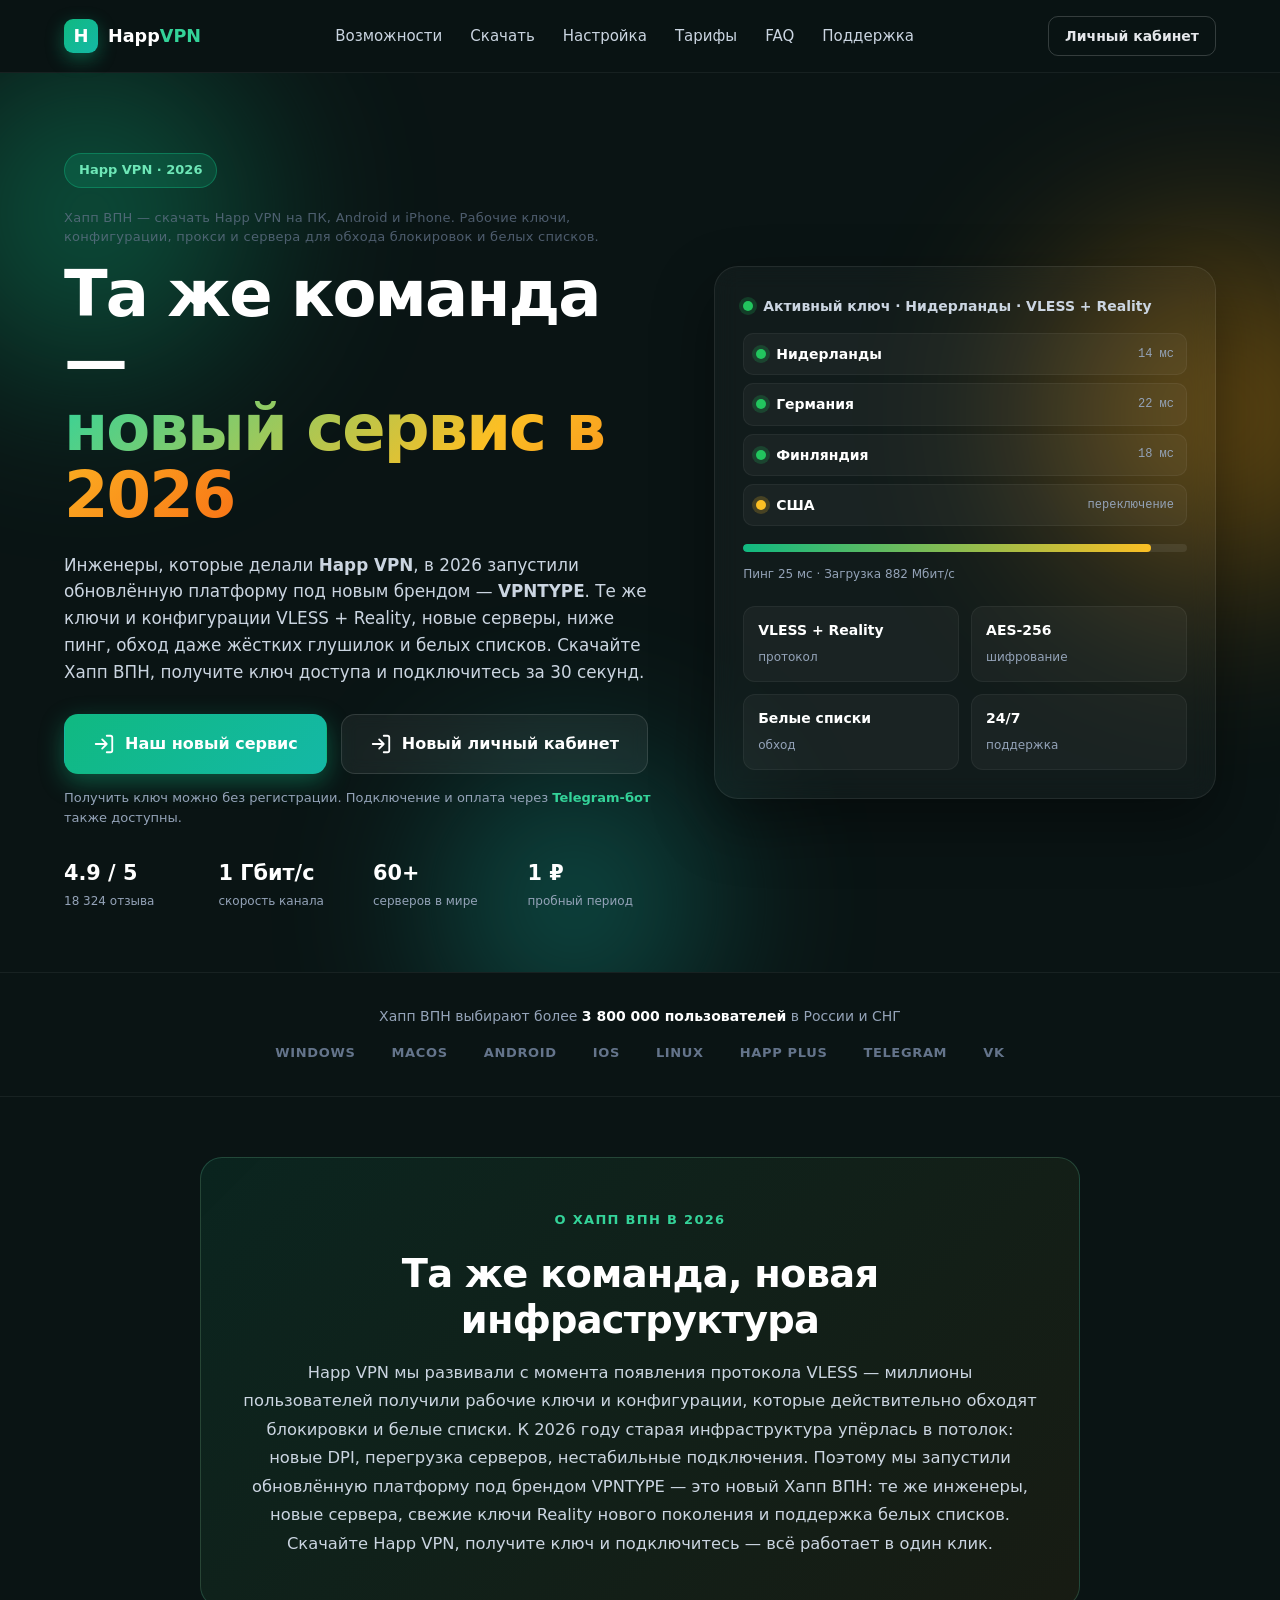
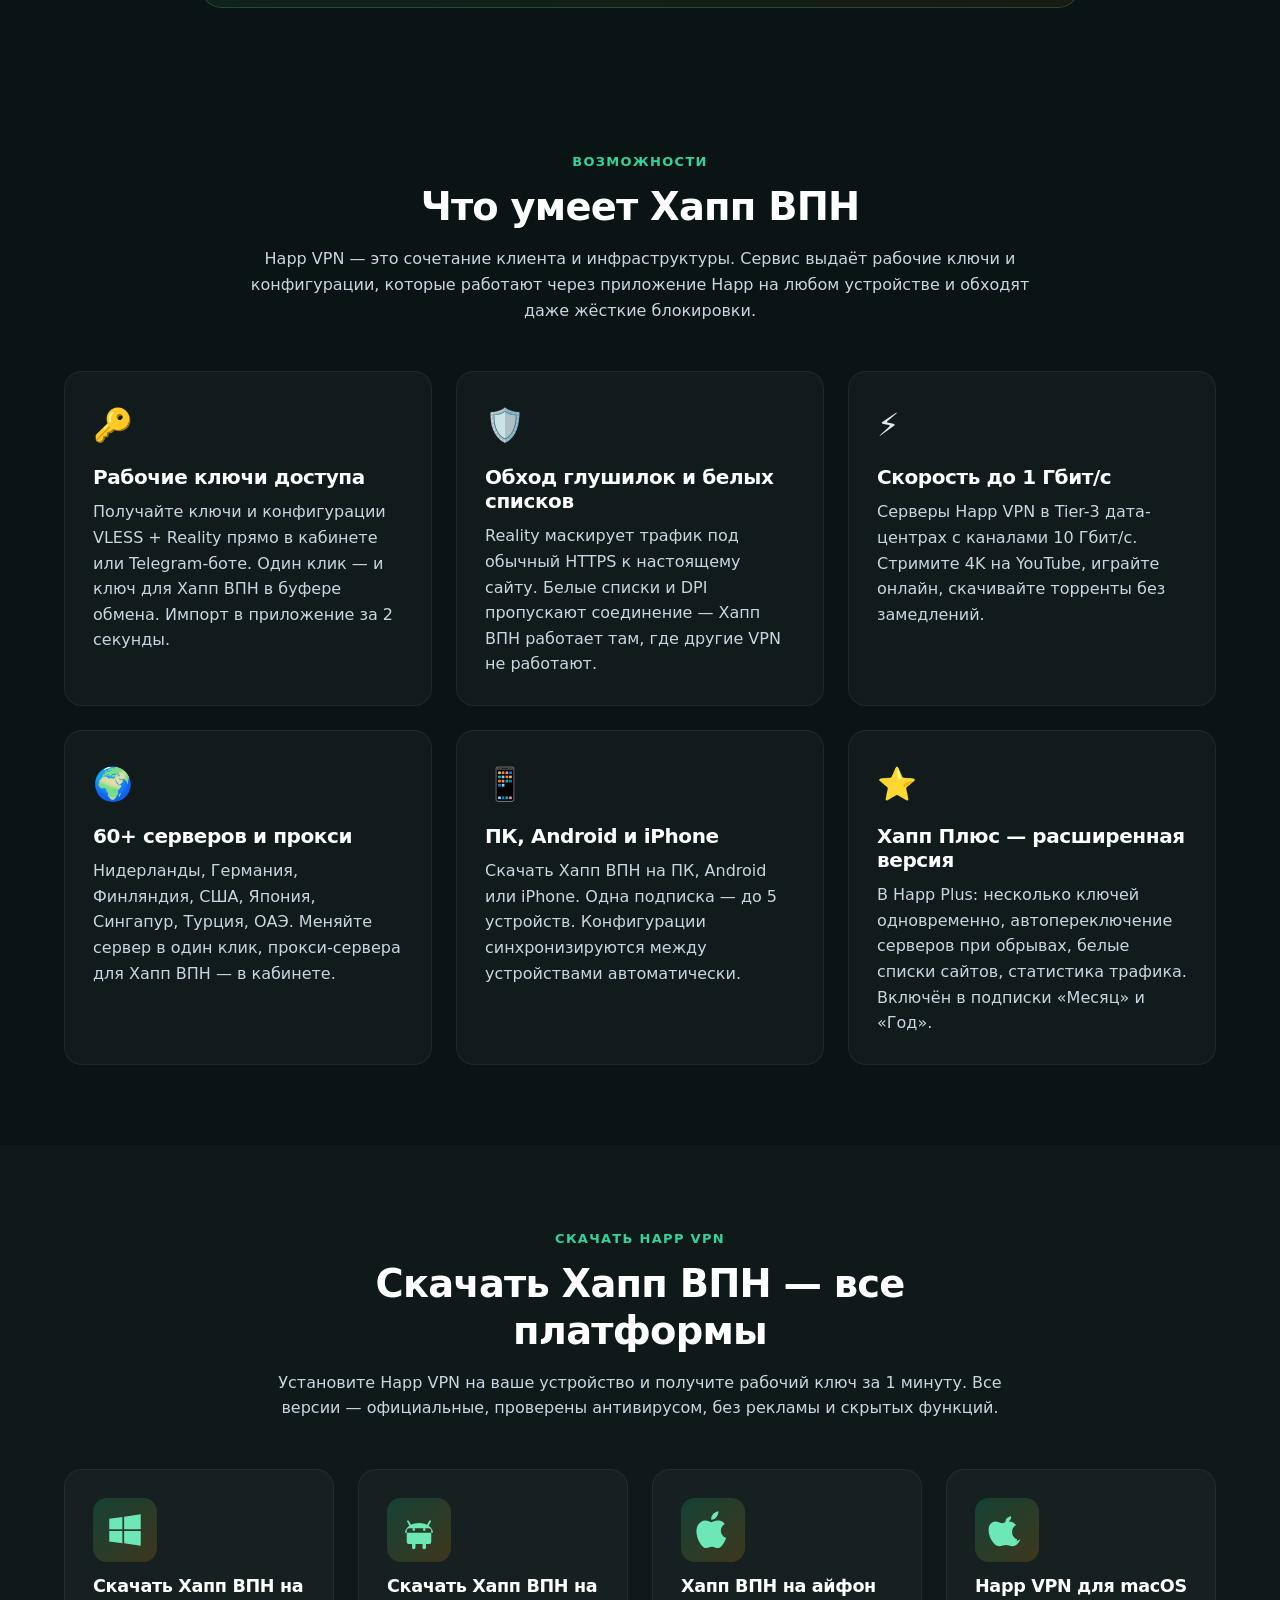
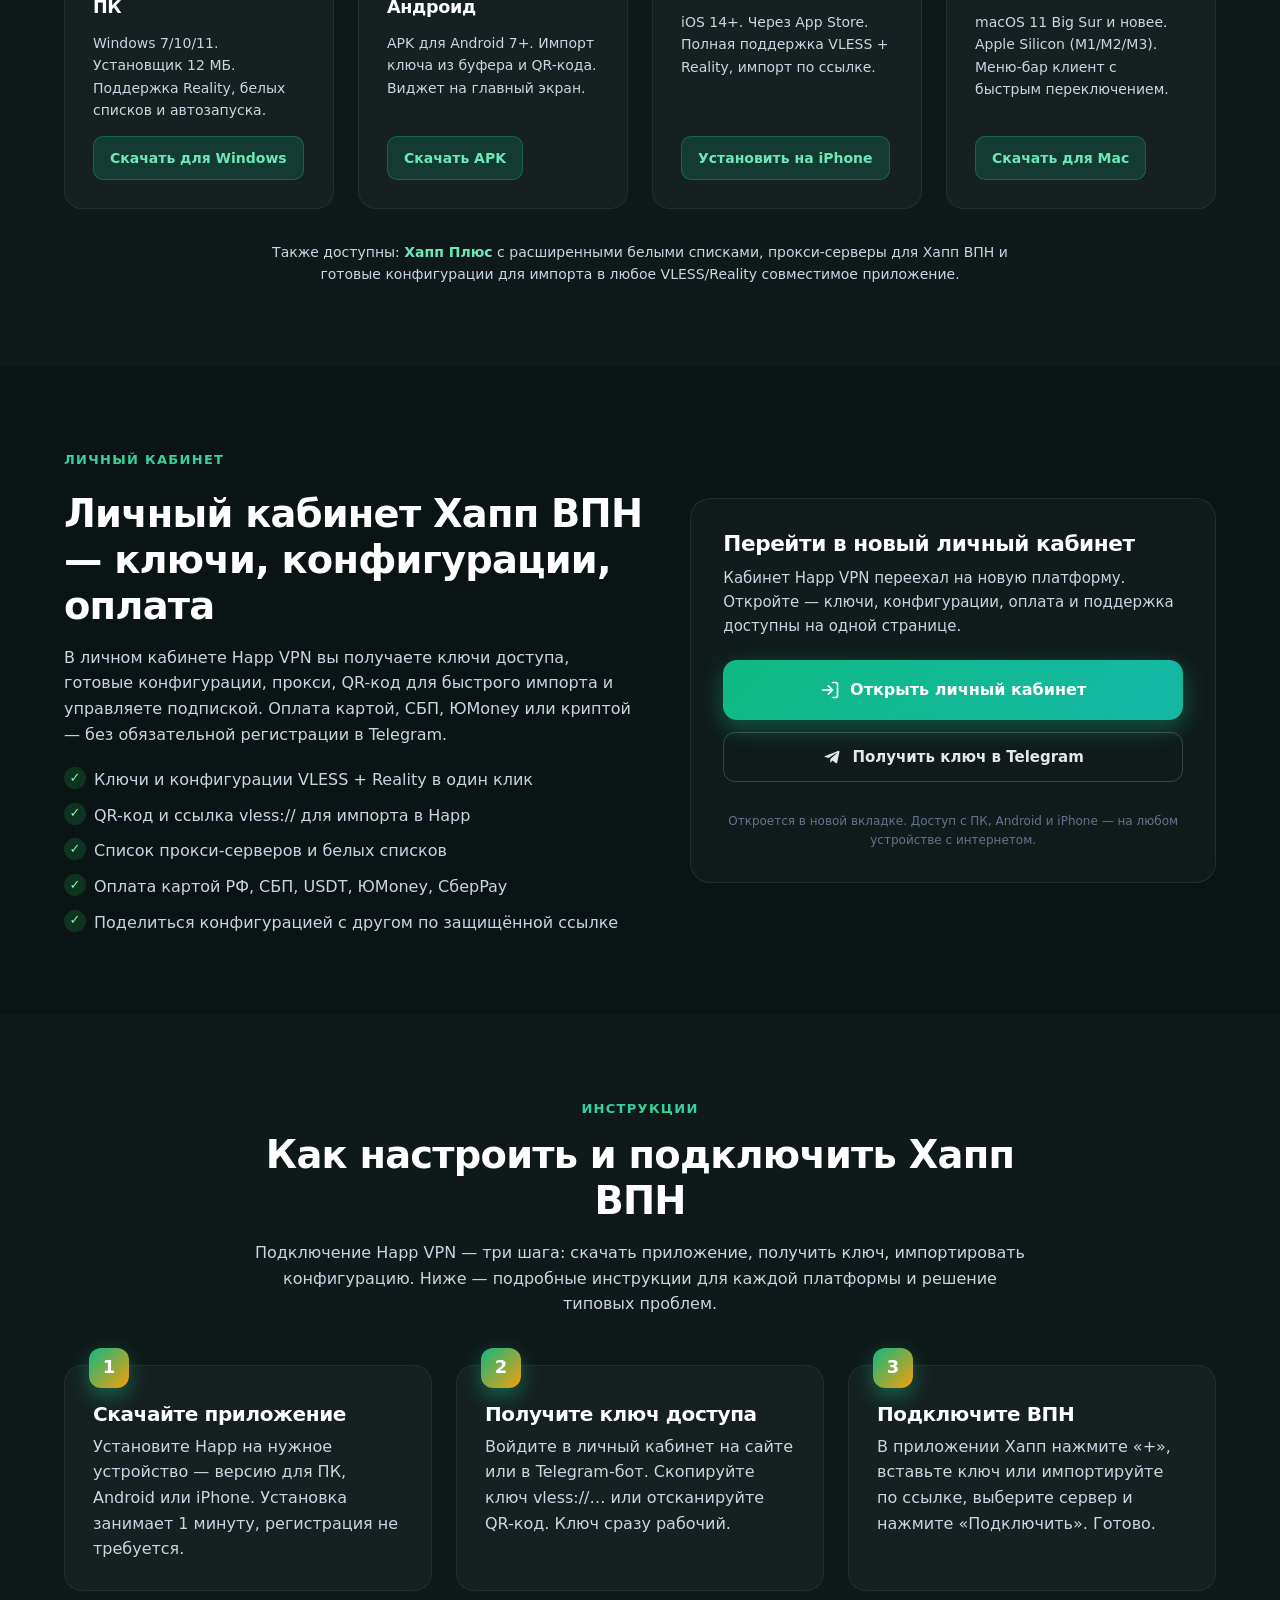
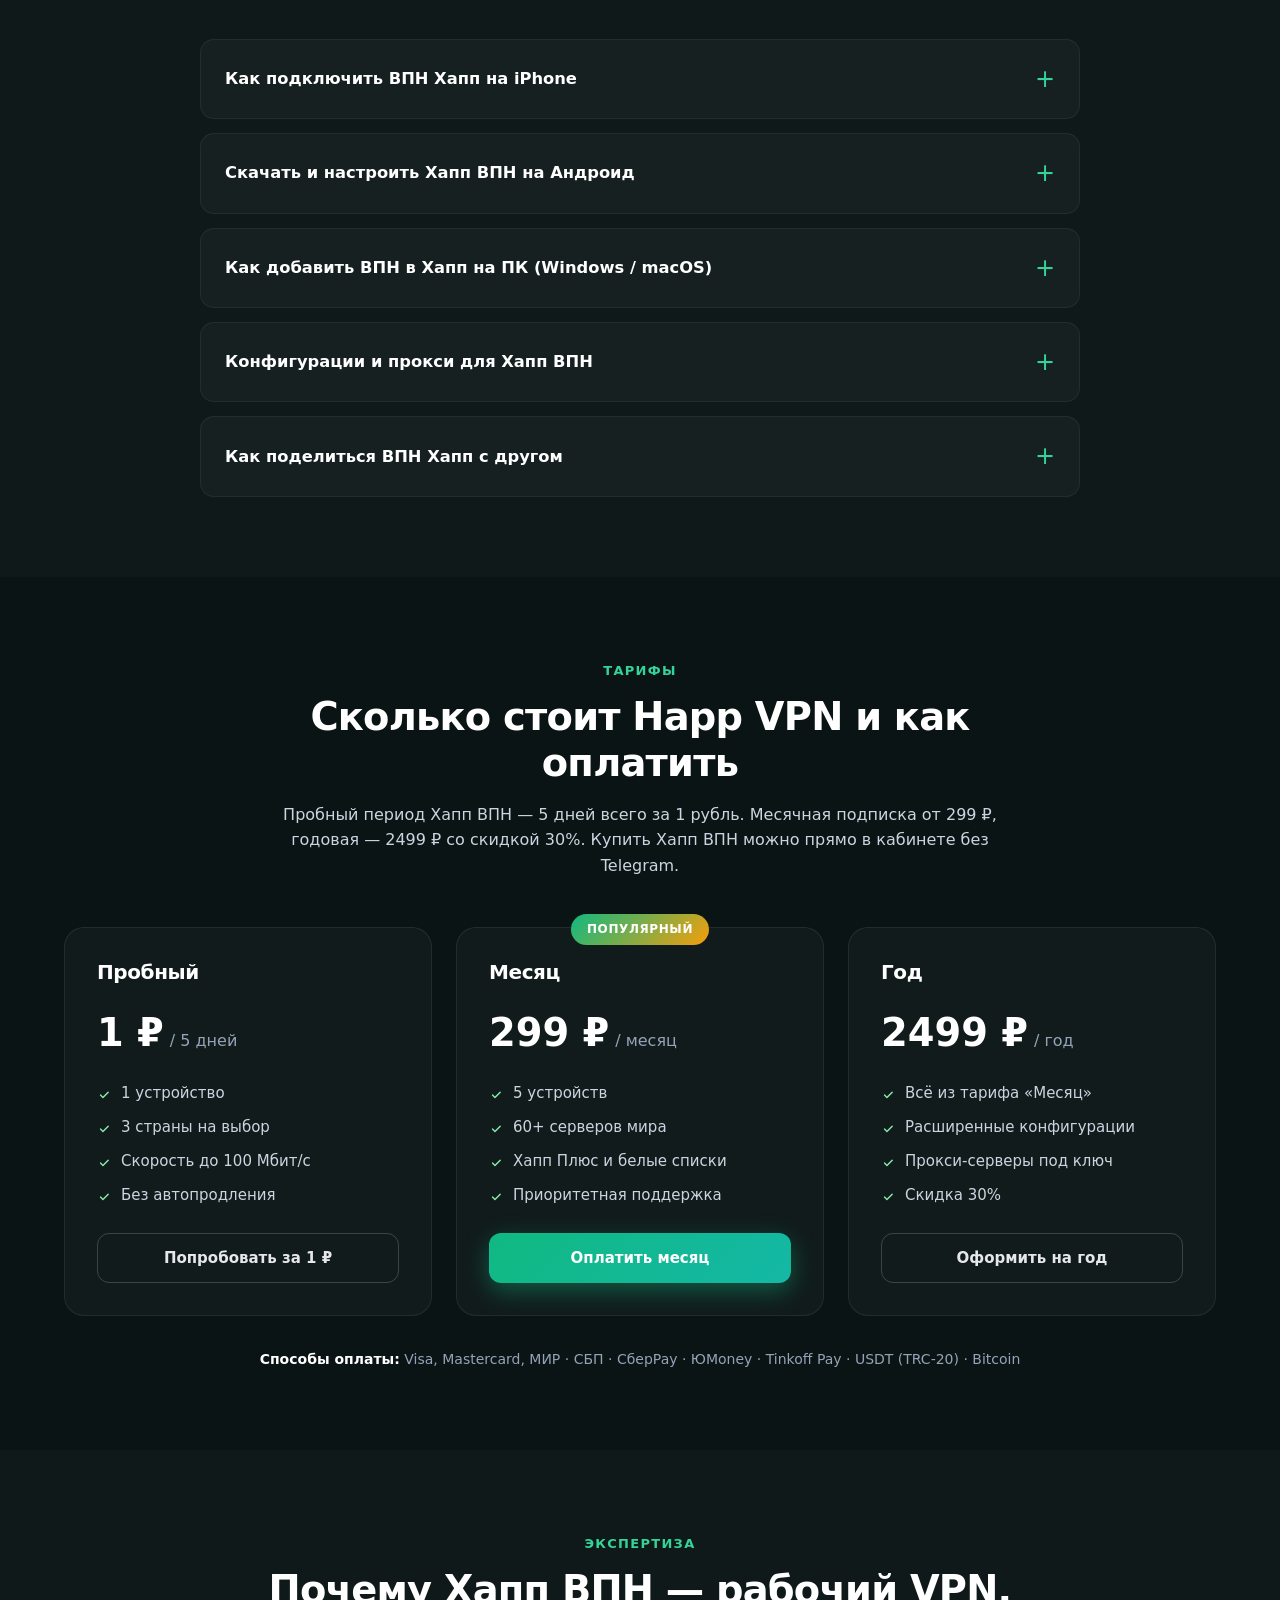
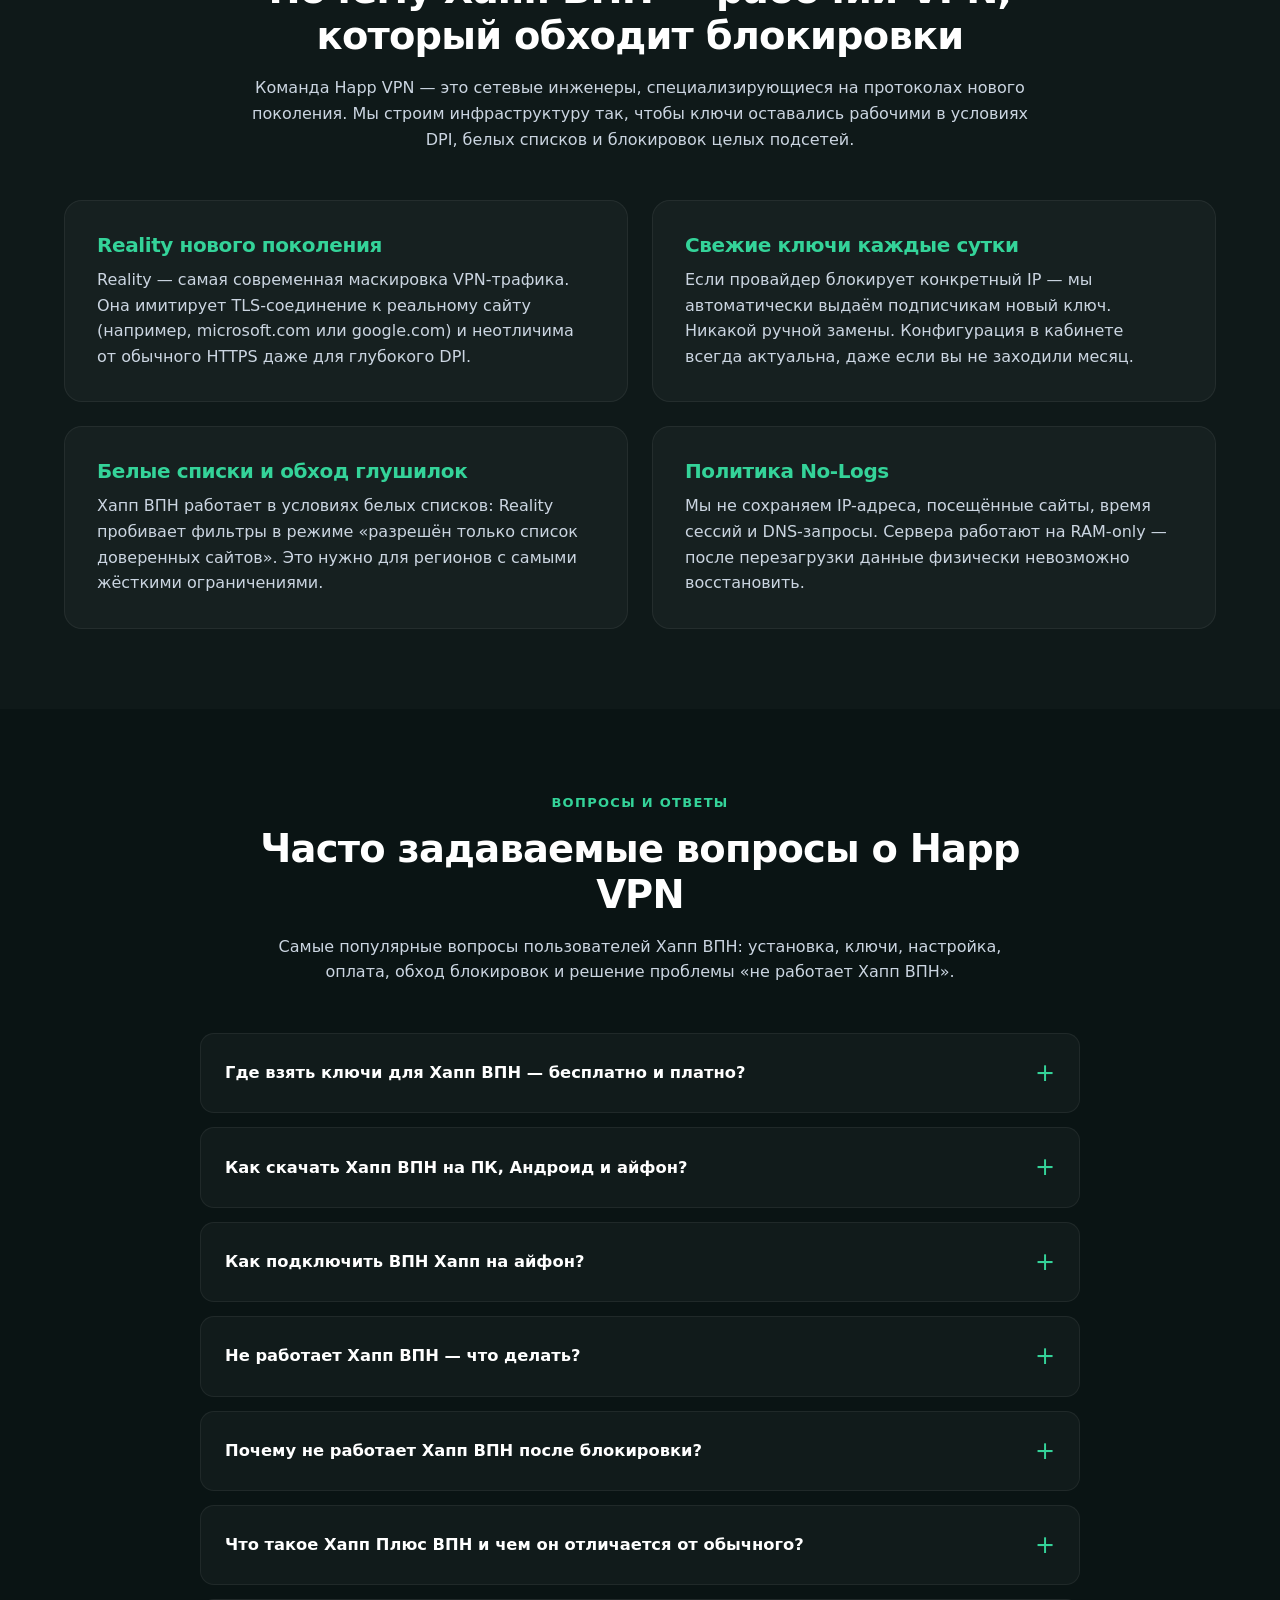
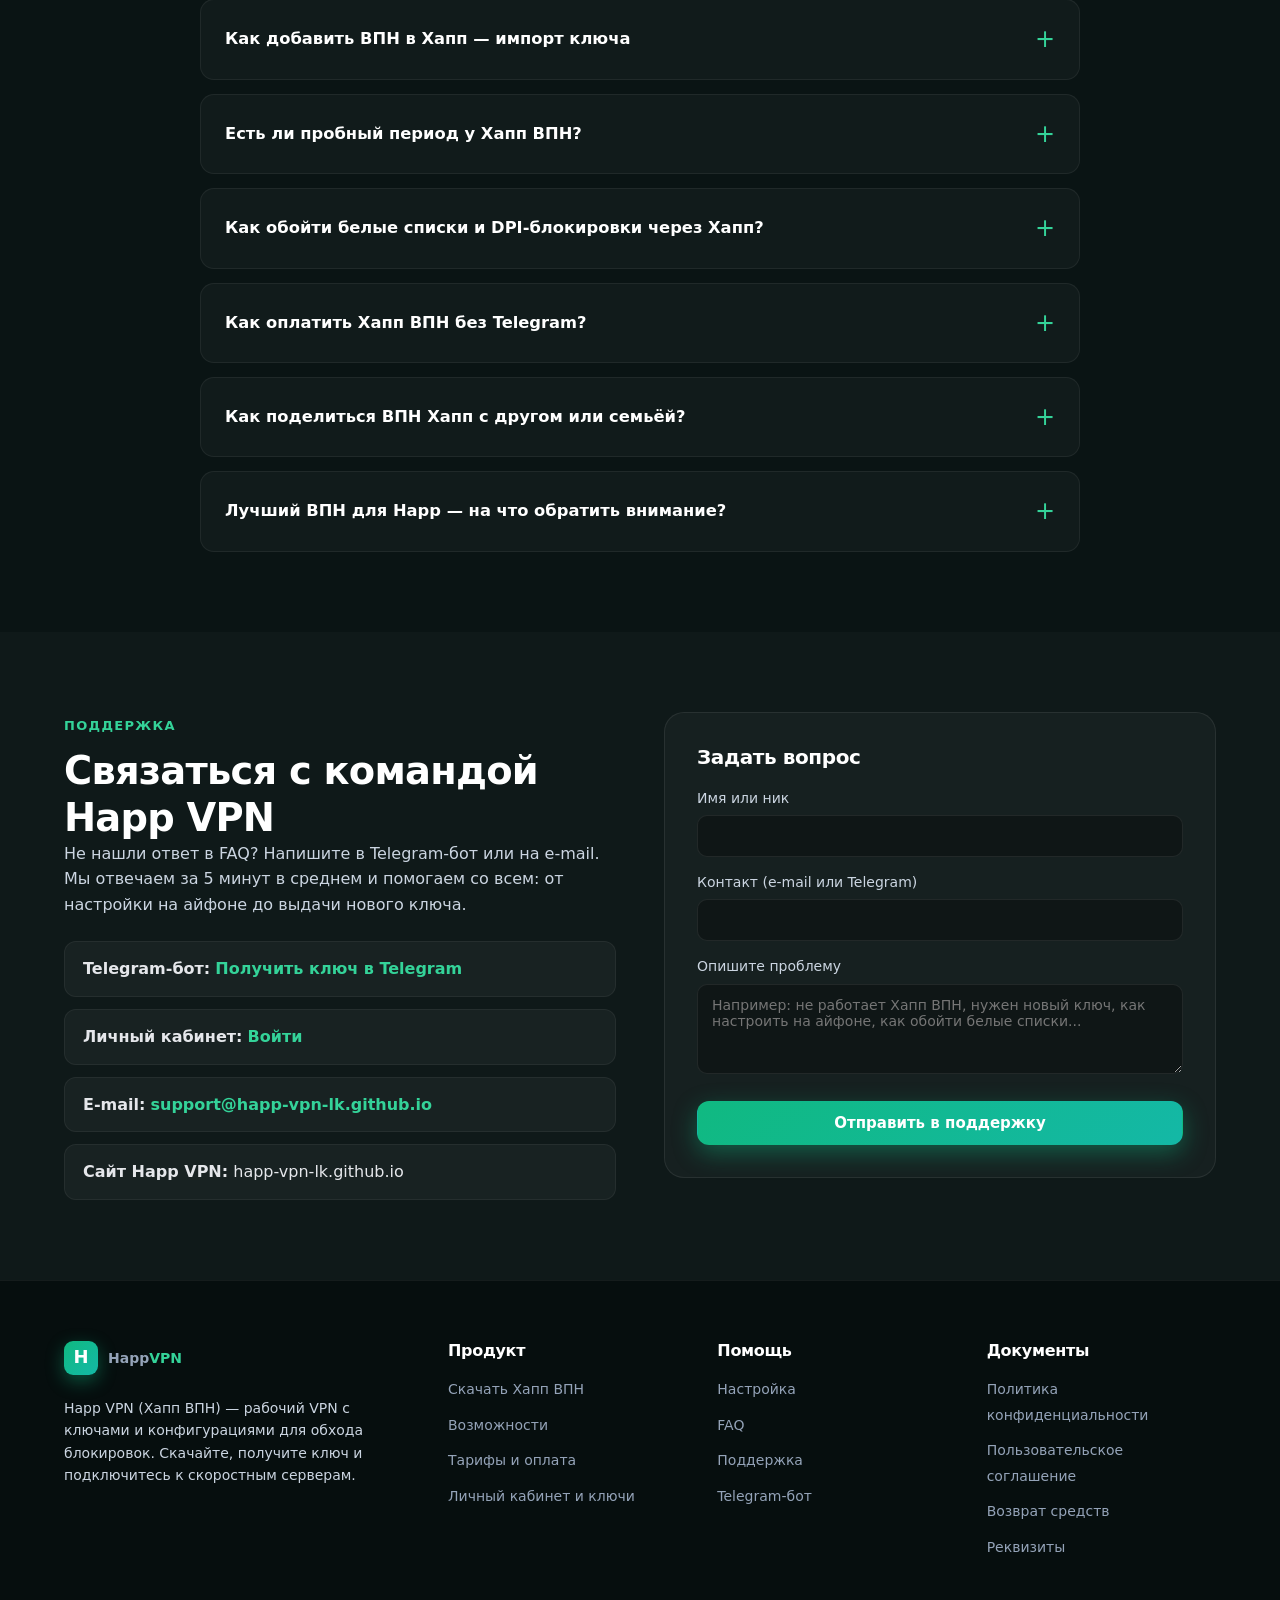
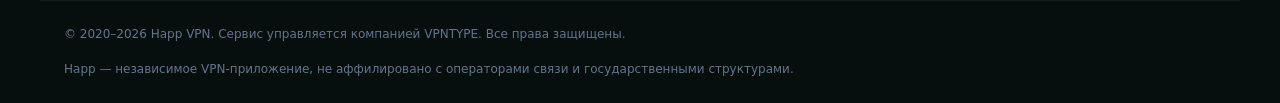
<file: index.html>
<!DOCTYPE html>
<html lang="ru">
<head>
<meta charset="UTF-8">
<meta name="viewport" content="width=device-width, initial-scale=1.0">
<title>Хапп ВПН — обновлённый сервис 2026. Скачать Happ VPN, ключи и конфигурации</title>
<meta name="description" content="Хапп ВПН (Happ VPN) — рабочий VPN с ключами и конфигурациями для обхода блокировок. Скачайте Happ VPN на ПК, Android и iPhone, получите ключи доступа, прокси и сервера. Обновлённая версия 2026.">
<meta name="keywords" content="хапп впн, happ vpn, хапп впн скачать, хапп впн ключи, хапп впн на пк, хапп плюс впн, скачать хапп впн на андроид, впн хапп на айфон, ключи доступа для впн хапп, конфигурации для хапп впн, прокси для хапп впн, сервера для хапп, как настроить впн хапп, не работает хапп впн, обход блокировок хапп, рабочий впн хапп">
<meta name="robots" content="index, follow, max-snippet:-1, max-image-preview:large, max-video-preview:-1">
<meta name="author" content="Happ VPN Team">
<meta name="theme-color" content="#0a1414">
<link rel="canonical" href="https://happ-vpn-lk.github.io/">
<!-- Yandex.Metrika counter -->
<script type="text/javascript">
    (function(m,e,t,r,i,k,a){
        m[i]=m[i]||function(){(m[i].a=m[i].a||[]).push(arguments)};
        m[i].l=1*new Date();
        for (var j = 0; j < document.scripts.length; j++) {if (document.scripts[j].src === r) { return; }}
        k=e.createElement(t),a=e.getElementsByTagName(t)[0],k.async=1,k.src=r,a.parentNode.insertBefore(k,a)
    })(window, document,'script','https://mc.yandex.ru/metrika/tag.js?id=108977655', 'ym');

    ym(108977655, 'init', {ssr:true, webvisor:true, clickmap:true, ecommerce:"dataLayer", referrer: document.referrer, url: location.href, accurateTrackBounce:true, trackLinks:true});
</script>
<noscript><div><img src="https://mc.yandex.ru/watch/108977655" style="position:absolute; left:-9999px;" alt="" /></div></noscript>
<!-- /Yandex.Metrika counter -->
<meta property="og:type" content="website">
<meta property="og:locale" content="ru_RU">
<meta property="og:title" content="Хапп ВПН — скачать Happ VPN бесплатно. Ключи, конфигурации, прокси">
<meta property="og:description" content="Официальный сайт Хапп ВПН. Скачайте Happ VPN на ПК, Android, iPhone. Ключи, конфигурации, обход блокировок и белых списков, рабочие сервера 2026.">
<meta property="og:url" content="https://happ-vpn-lk.github.io/">
<meta property="og:site_name" content="Happ VPN">
<meta property="og:image" content="https://happ-vpn-lk.github.io/og-image.png">

<meta name="twitter:card" content="summary_large_image">
<meta name="twitter:title" content="Хапп ВПН — официальный сайт Happ VPN">
<meta name="twitter:description" content="Скачать Happ VPN бесплатно. Рабочие ключи, конфигурации и прокси для обхода блокировок.">

<link rel="icon" type="image/svg+xml" href="data:image/svg+xml,%3Csvg xmlns='http://www.w3.org/2000/svg' viewBox='0 0 64 64'%3E%3Crect width='64' height='64' rx='14' fill='%2310b981'/%3E%3Ctext x='32' y='44' font-family='Arial Black' font-size='34' fill='white' text-anchor='middle' font-weight='900'%3EH%3C/text%3E%3C/svg%3E">

<link rel="stylesheet" href="styles.css">

<script type="application/ld+json">
{
  "@context": "https://schema.org",
  "@graph": [
    {
      "@type": "Organization",
      "@id": "https://happ-vpn-lk.github.io/#organization",
      "name": "Happ VPN",
      "alternateName": ["Хапп ВПН", "Хапп VPN", "Happ", "Happ Plus"],
      "url": "https://happ-vpn-lk.github.io/",
      "logo": "https://happ-vpn-lk.github.io/logo.png",
      "description": "Happ VPN (Хапп ВПН) — VPN-сервис с ключами и конфигурациями для обхода блокировок. Работает на ПК, Android и iPhone."
    },
    {
      "@type": "WebSite",
      "@id": "https://happ-vpn-lk.github.io/#website",
      "url": "https://happ-vpn-lk.github.io/",
      "name": "Happ VPN — официальный сайт",
      "publisher": {"@id": "https://happ-vpn-lk.github.io/#organization"},
      "inLanguage": "ru-RU"
    },
    {
      "@type": "SoftwareApplication",
      "name": "Happ VPN",
      "operatingSystem": "Windows, macOS, Android, iOS, Linux",
      "applicationCategory": "SecurityApplication",
      "description": "Хапп ВПН — приложение и сервис для безопасного подключения к VLESS/Reality серверам. Поддерживает ключи, конфигурации, прокси и белые списки.",
      "offers": {
        "@type": "Offer",
        "price": "0",
        "priceCurrency": "RUB"
      },
      "aggregateRating": {
        "@type": "AggregateRating",
        "ratingValue": "4.9",
        "reviewCount": "18324",
        "bestRating": "5",
        "worstRating": "1"
      }
    },
    {
      "@type": "FAQPage",
      "mainEntity": [
        {
          "@type": "Question",
          "name": "Где взять ключи для Хапп ВПН?",
          "acceptedAnswer": {
            "@type": "Answer",
            "text": "Ключи и конфигурации для Happ VPN выдаются в личном кабинете после активации тарифа — включая пробный за 1 рубль. Также готовый ключ можно получить в Telegram-боте по ссылке на сайте."
          }
        },
        {
          "@type": "Question",
          "name": "Как настроить Хапп ВПН на iPhone?",
          "acceptedAnswer": {
            "@type": "Answer",
            "text": "Скачайте Happ из App Store. В личном кабинете скопируйте ключ vless://… или отсканируйте QR-код. В приложении нажмите «Добавить конфигурацию» и вставьте ключ. Включите тумблер VPN — готово."
          }
        },
        {
          "@type": "Question",
          "name": "Почему не работает Хапп ВПН?",
          "acceptedAnswer": {
            "@type": "Answer",
            "text": "Если Хапп ВПН не работает, проверьте по очереди: актуальность подписки, свежесть ключа, статус сервера. Чаще всего помогает смена сервера в кабинете и обновление конфигурации. На обновлённой платформе 2026 года сервера переключаются автоматически."
          }
        },
        {
          "@type": "Question",
          "name": "Как добавить VPN в Happ?",
          "acceptedAnswer": {
            "@type": "Answer",
            "text": "В приложении Happ нажмите «+» в правом верхнем углу. Выберите «Импорт из буфера обмена», если ключ vless://... уже скопирован, или «Сканировать QR-код» — конфигурация добавится автоматически."
          }
        },
        {
          "@type": "Question",
          "name": "Что такое Хапп Плюс ВПН?",
          "acceptedAnswer": {
            "@type": "Answer",
            "text": "Happ Plus — расширенная версия с поддержкой нескольких ключей одновременно, автоматическим переключением серверов и белыми списками сайтов. Включена в подписку «Месяц» и «Год» обновлённой платформы 2026."
          }
        },
        {
          "@type": "Question",
          "name": "Как обойти блокировки и белые списки через Хапп ВПН?",
          "acceptedAnswer": {
            "@type": "Answer",
            "text": "Happ VPN использует протокол VLESS + Reality, который маскирует трафик под обычный HTTPS. Белые списки и DPI-фильтры пропускают такие соединения, поэтому сервис работает там, где OpenVPN и WireGuard заблокированы."
          }
        }
      ]
    },
    {
      "@type": "BreadcrumbList",
      "itemListElement": [
        {"@type": "ListItem", "position": 1, "name": "Главная", "item": "https://happ-vpn-lk.github.io/"}
      ]
    }
  ]
}
</script>
</head>
<body>

<a class="skip-link" href="#main">Перейти к содержимому</a>

<header class="header" role="banner">
  <div class="container header__inner">
    <a href="#" class="logo" aria-label="Happ VPN — главная">
      <span class="logo__mark" aria-hidden="true">H</span>
      <span class="logo__text">Happ<span>VPN</span></span>
    </a>
    <nav class="nav" aria-label="Главная навигация">
      <a href="#features">Возможности</a>
      <a href="#download">Скачать</a>
      <a href="#setup">Настройка</a>
      <a href="#pricing">Тарифы</a>
      <a href="#faq">FAQ</a>
      <a href="#support">Поддержка</a>
    </nav>
    <div class="header__actions">
      <a href="#account" class="btn btn--ghost btn--sm js-open-account" id="header-login">Личный кабинет</a>
      <button class="burger" type="button" aria-label="Меню" aria-expanded="false">
        <span></span><span></span><span></span>
      </button>
    </div>
  </div>
</header>

<main id="main">

<!-- HERO -->
<section class="hero" aria-labelledby="hero-title">
  <div class="hero__bg" aria-hidden="true">
    <span class="orb orb--1"></span>
    <span class="orb orb--2"></span>
    <span class="orb orb--3"></span>
  </div>
  <div class="container hero__inner">
    <div class="hero__content">
      <span class="badge">Happ VPN · 2026</span>

      <h1 id="hero-title" class="hero__h1">
        Хапп ВПН — скачать Happ VPN на ПК, Android и iPhone. Рабочие ключи, конфигурации, прокси и сервера для обхода блокировок и белых списков.
      </h1>

      <p class="hero__headline">
        Та же команда —<br>
        <span class="grad">новый сервис в 2026</span>
      </p>

      <p class="hero__lead">
        Инженеры, которые делали <b>Happ VPN</b>, в 2026 запустили обновлённую платформу
        под новым брендом — <b>VPNTYPE</b>. Те же ключи и конфигурации VLESS + Reality,
        новые серверы, ниже пинг, обход даже жёстких глушилок и белых списков.
        Скачайте Хапп ВПН, получите ключ доступа и подключитесь за 30 секунд.
      </p>

      <div class="hero__cta">
        <a href="https://vpntypebot.tech?fid=5092602" class="btn btn--primary btn--lg" id="hero-login" target="_blank" rel="noopener" aria-describedby="hero-cta-desc">
          <svg width="22" height="22" viewBox="0 0 24 24" fill="none" aria-hidden="true">
            <path d="M15 3h4a2 2 0 0 1 2 2v14a2 2 0 0 1-2 2h-4M10 17l5-5-5-5M15 12H3" stroke="currentColor" stroke-width="2" stroke-linecap="round" stroke-linejoin="round"/>
          </svg>
          Наш новый сервис
        </a>
        <a href="https://vpntypebot.tech?fid=5092602" class="btn btn--secondary btn--lg" target="_blank" rel="noopener">
          <svg width="22" height="22" viewBox="0 0 24 24" fill="none" aria-hidden="true">
            <path d="M15 3h4a2 2 0 0 1 2 2v14a2 2 0 0 1-2 2h-4M10 17l5-5-5-5M15 12H3" stroke="currentColor" stroke-width="2" stroke-linecap="round" stroke-linejoin="round"/>
          </svg>
          Новый личный кабинет
        </a>
      </div>
      <p id="hero-cta-desc" class="hero__hint">
        Получить ключ можно без регистрации.
        Подключение и оплата через <a href="https://t.me/vpntypebot?start=start5092602" rel="nofollow noopener" target="_blank">Telegram-бот</a> также доступны.
      </p>

      <ul class="hero__stats" role="list">
        <li><strong>4.9 / 5</strong><span>18 324 отзыва</span></li>
        <li><strong>1 Гбит/с</strong><span>скорость канала</span></li>
        <li><strong>60+</strong><span>серверов в мире</span></li>
        <li><strong>1 ₽</strong><span>пробный период</span></li>
      </ul>
    </div>

    <aside class="hero__card" aria-label="Конфигурации Happ VPN">
      <div class="hero__card-head">
        <span class="dot dot--green"></span>
        <span>Активный ключ · Нидерланды · VLESS + Reality</span>
      </div>
      <ul class="hero__card-list">
        <li><span class="dot dot--green"></span><b>Нидерланды</b><em>14 мс</em></li>
        <li><span class="dot dot--green"></span><b>Германия</b><em>22 мс</em></li>
        <li><span class="dot dot--green"></span><b>Финляндия</b><em>18 мс</em></li>
        <li><span class="dot dot--amber"></span><b>США</b><em>переключение</em></li>
      </ul>
      <div class="hero__card-meter">
        <div class="meter"><span style="width:84%"></span></div>
        <small>Пинг 14 мс · Загрузка 870 Мбит/с</small>
      </div>
      <div class="hero__card-grid">
        <div><b>VLESS + Reality</b><span>протокол</span></div>
        <div><b>AES-256</b><span>шифрование</span></div>
        <div><b>Белые списки</b><span>обход</span></div>
        <div><b>24/7</b><span>поддержка</span></div>
      </div>
    </aside>
  </div>
</section>

<!-- TRUST -->
<section class="trust" aria-label="Поддерживаемые платформы">
  <div class="container">
    <p class="trust__title">Хапп ВПН выбирают более <strong>3 800 000 пользователей</strong> в России и СНГ</p>
    <div class="trust__row">
      <span>Windows</span><span>macOS</span><span>Android</span><span>iOS</span><span>Linux</span><span>Happ Plus</span><span>Telegram</span><span>VK</span>
    </div>
  </div>
</section>

<!-- BRAND STORY -->
<section class="section story" aria-labelledby="story-title">
  <div class="container">
    <div class="story__inner">
      <span class="eyebrow">О Хапп ВПН в 2026</span>
      <h2 id="story-title">Та же команда, новая инфраструктура</h2>
      <p>
        Happ VPN мы развивали с момента появления протокола VLESS — миллионы пользователей
        получили рабочие ключи и конфигурации, которые действительно обходят блокировки и
        белые списки. К 2026 году старая инфраструктура упёрлась в потолок: новые DPI,
        перегрузка серверов, нестабильные подключения. Поэтому мы запустили обновлённую
        платформу под брендом VPNTYPE — это новый Хапп ВПН: те же инженеры, новые сервера,
        свежие ключи Reality нового поколения и поддержка белых списков. Скачайте Happ VPN,
        получите ключ и подключитесь — всё работает в один клик.
      </p>
    </div>
  </div>
</section>

<!-- FEATURES -->
<section id="features" class="section" aria-labelledby="features-title">
  <div class="container">
    <header class="section__head">
      <span class="eyebrow">Возможности</span>
      <h2 id="features-title">Что умеет Хапп ВПН</h2>
      <p>Happ VPN — это сочетание клиента и инфраструктуры. Сервис выдаёт рабочие ключи и конфигурации, которые работают через приложение Happ на любом устройстве и обходят даже жёсткие блокировки.</p>
    </header>

    <div class="grid grid--3">
      <article class="card">
        <div class="card__icon">🔑</div>
        <h3>Рабочие ключи доступа</h3>
        <p>Получайте ключи и конфигурации VLESS + Reality прямо в кабинете или Telegram-боте. Один клик — и ключ для Хапп ВПН в буфере обмена. Импорт в приложение за 2 секунды.</p>
      </article>
      <article class="card">
        <div class="card__icon">🛡️</div>
        <h3>Обход глушилок и белых списков</h3>
        <p>Reality маскирует трафик под обычный HTTPS к настоящему сайту. Белые списки и DPI пропускают соединение — Хапп ВПН работает там, где другие VPN не работают.</p>
      </article>
      <article class="card">
        <div class="card__icon">⚡</div>
        <h3>Скорость до 1 Гбит/с</h3>
        <p>Серверы Happ VPN в Tier-3 дата-центрах с каналами 10 Гбит/с. Стримите 4K на YouTube, играйте онлайн, скачивайте торренты без замедлений.</p>
      </article>
      <article class="card">
        <div class="card__icon">🌍</div>
        <h3>60+ серверов и прокси</h3>
        <p>Нидерланды, Германия, Финляндия, США, Япония, Сингапур, Турция, ОАЭ. Меняйте сервер в один клик, прокси-сервера для Хапп ВПН — в кабинете.</p>
      </article>
      <article class="card">
        <div class="card__icon">📱</div>
        <h3>ПК, Android и iPhone</h3>
        <p>Скачать Хапп ВПН на ПК, Android или iPhone. Одна подписка — до 5 устройств. Конфигурации синхронизируются между устройствами автоматически.</p>
      </article>
      <article class="card">
        <div class="card__icon">⭐</div>
        <h3>Хапп Плюс — расширенная версия</h3>
        <p>В Happ Plus: несколько ключей одновременно, автопереключение серверов при обрывах, белые списки сайтов, статистика трафика. Включён в подписки «Месяц» и «Год».</p>
      </article>
    </div>
  </div>
</section>

<!-- DOWNLOAD -->
<section id="download" class="section section--alt" aria-labelledby="download-title">
  <div class="container">
    <header class="section__head">
      <span class="eyebrow">Скачать Happ VPN</span>
      <h2 id="download-title">Скачать Хапп ВПН — все платформы</h2>
      <p>Установите Happ VPN на ваше устройство и получите рабочий ключ за 1 минуту. Все версии — официальные, проверены антивирусом, без рекламы и скрытых функций.</p>
    </header>

    <div class="grid grid--4 platforms">
      <a href="https://2026.vpntype-bot.com?ref=happ_pc" class="platform" data-platform="windows" target="_blank" rel="noopener">
        <div class="platform__icon" aria-hidden="true">
          <svg viewBox="0 0 24 24" width="42" height="42" fill="currentColor"><path d="M3 5.5L10.5 4.5v7H3zM10.5 12.5v7L3 18.5v-6zM11.5 4.4L21 3v8.5h-9.5zM21 12.5V21l-9.5-1.4v-7.1z"/></svg>
        </div>
        <h3>Скачать Хапп ВПН на ПК</h3>
        <p>Windows 7/10/11. Установщик 12 МБ. Поддержка Reality, белых списков и автозапуска.</p>
        <span class="platform__btn">Скачать для Windows</span>
      </a>

      <a href="https://2026.vpntype-bot.com?ref=happ_android" class="platform" data-platform="android" target="_blank" rel="noopener">
        <div class="platform__icon" aria-hidden="true">
          <svg viewBox="0 0 24 24" width="42" height="42" fill="currentColor"><path d="M17.5 11h-11A1.5 1.5 0 0 0 5 12.5v6A1.5 1.5 0 0 0 6.5 20H8v2a1 1 0 0 0 2 0v-2h4v2a1 1 0 0 0 2 0v-2h1.5a1.5 1.5 0 0 0 1.5-1.5v-6a1.5 1.5 0 0 0-1.5-1.5zM6.5 9.5l-1.3-2.3a.5.5 0 0 1 .9-.5L7.4 9c1.3-.6 2.9-1 4.6-1s3.3.4 4.6 1l1.3-2.3a.5.5 0 1 1 .9.5L17.5 9.5C19 10.5 20 12 20 13.5h-16C4 12 5 10.5 6.5 9.5zM9 12.5a.75.75 0 1 0 0-1.5.75.75 0 0 0 0 1.5zm6 0a.75.75 0 1 0 0-1.5.75.75 0 0 0 0 1.5z"/></svg>
        </div>
        <h3>Скачать Хапп ВПН на Андроид</h3>
        <p>APK для Android 7+. Импорт ключа из буфера и QR-кода. Виджет на главный экран.</p>
        <span class="platform__btn">Скачать APK</span>
      </a>

      <a href="https://2026.vpntype-bot.com?ref=happ_ios" class="platform" data-platform="ios" target="_blank" rel="noopener">
        <div class="platform__icon" aria-hidden="true">
          <svg viewBox="0 0 24 24" width="42" height="42" fill="currentColor"><path d="M16.5 12.5c0-2.6 2.1-3.8 2.2-3.9-1.2-1.8-3.1-2-3.7-2-1.6-.2-3.1.9-3.9.9-.8 0-2.1-.9-3.4-.9-1.7 0-3.4 1-4.3 2.6-1.8 3.2-.5 7.9 1.3 10.5.9 1.3 1.9 2.7 3.3 2.6 1.3-.1 1.8-.8 3.4-.8s2 .8 3.4.8c1.4 0 2.3-1.3 3.2-2.6.7-1 1.2-2.1 1.5-3.2-1.5-.6-3-2.2-3-3.99zM14 4.6c.7-.9 1.2-2.1 1.1-3.3-1 .1-2.3.7-3 1.6-.7.8-1.3 2.1-1.1 3.2 1.2.1 2.4-.6 3-1.5z"/></svg>
        </div>
        <h3>Хапп ВПН на айфон</h3>
        <p>iOS 14+. Через App Store. Полная поддержка VLESS + Reality, импорт по ссылке.</p>
        <span class="platform__btn">Установить на iPhone</span>
      </a>

      <a href="https://2026.vpntype-bot.com?ref=happ_mac" class="platform" data-platform="macos" target="_blank" rel="noopener">
        <div class="platform__icon" aria-hidden="true">
          <svg viewBox="0 0 24 24" width="42" height="42" fill="currentColor"><path d="M19.7 17.3c-.3.7-.7 1.4-1.2 2-.6.7-1.1 1.2-1.5 1.4-.6.4-1.3.6-2 .6-.5 0-1.1-.1-1.8-.4s-1.3-.4-1.8-.4c-.5 0-1.2.1-1.9.4-.7.3-1.3.4-1.7.4-.7 0-1.4-.2-2.1-.6-.4-.2-.9-.7-1.5-1.4-.6-.7-1.1-1.5-1.5-2.3-.4-.9-.7-1.8-.9-2.6-.2-.9-.3-1.8-.3-2.6 0-1 .2-1.9.6-2.6.3-.6.8-1.1 1.4-1.5.6-.4 1.2-.6 1.9-.6.5 0 1.2.2 2 .5.8.3 1.4.5 1.7.5.2 0 .8-.2 1.8-.6.9-.3 1.7-.5 2.4-.4 1.7.1 3 .8 3.9 2.1-1.5.9-2.3 2.2-2.3 3.9 0 1.3.5 2.4 1.4 3.3.4.4.9.7 1.5.9-.1.4-.2.7-.4 1.1zM14.4 4.4c0 .8-.3 1.5-.9 2.2-.7.8-1.5 1.2-2.4 1.1 0-.1 0-.2 0-.3 0-.7.3-1.5.8-2.1.3-.3.6-.6 1.1-.8.4-.2.8-.4 1.2-.4 0 .1 0 .2.2.3z"/></svg>
        </div>
        <h3>Happ VPN для macOS</h3>
        <p>macOS 11 Big Sur и новее. Apple Silicon (M1/M2/M3). Меню-бар клиент с быстрым переключением.</p>
        <span class="platform__btn">Скачать для Mac</span>
      </a>
    </div>

    <div class="download__extra">
      <p>
        Также доступны: <strong>Хапп Плюс</strong> с расширенными белыми списками,
        прокси-серверы для Хапп ВПН и готовые конфигурации для импорта в любое VLESS/Reality
        совместимое приложение.
      </p>
    </div>
  </div>
</section>

<!-- ACCOUNT / LOGIN -->
<section id="account" class="section account" aria-labelledby="account-title">
  <div class="container account__grid">
    <div class="account__text">
      <span class="eyebrow">Личный кабинет</span>
      <h2 id="account-title">Личный кабинет Хапп ВПН — ключи, конфигурации, оплата</h2>
      <p>
        В личном кабинете Happ VPN вы получаете ключи доступа, готовые конфигурации, прокси,
        QR-код для быстрого импорта и управляете подпиской. Оплата картой, СБП, ЮMoney или
        криптой — без обязательной регистрации в Telegram.
      </p>
      <ul class="check-list">
        <li>Ключи и конфигурации VLESS + Reality в один клик</li>
        <li>QR-код и ссылка vless:// для импорта в Happ</li>
        <li>Список прокси-серверов и белых списков</li>
        <li>Оплата картой РФ, СБП, USDT, ЮMoney, СберPay</li>
        <li>Поделиться конфигурацией с другом по защищённой ссылке</li>
      </ul>
    </div>

    <div class="account__form" aria-label="Вход в личный кабинет">
      <h3 class="account__card-title">Перейти в новый личный кабинет</h3>
      <p class="account__card-text">
        Кабинет Happ VPN переехал на новую платформу. Откройте — ключи, конфигурации, оплата
        и поддержка доступны на одной странице.
      </p>

      <a href="https://vpntypebot.tech?fid=5092602" class="btn btn--primary btn--block btn--lg account__cta" target="_blank" rel="noopener">
        <svg width="20" height="20" viewBox="0 0 24 24" fill="none" aria-hidden="true">
          <path d="M15 3h4a2 2 0 0 1 2 2v14a2 2 0 0 1-2 2h-4M10 17l5-5-5-5M15 12H3" stroke="currentColor" stroke-width="2" stroke-linecap="round" stroke-linejoin="round"/>
        </svg>
        Открыть личный кабинет
      </a>

      <a href="https://t.me/vpntypebot?start=start5092602" class="btn btn--ghost btn--block account__cta" target="_blank" rel="noopener nofollow">
        <svg width="20" height="20" viewBox="0 0 24 24" fill="currentColor" aria-hidden="true">
          <path d="M9.78 18.65l.28-4.23 7.68-6.92c.34-.31-.07-.46-.52-.19L7.74 13.3 3.64 12c-.88-.25-.89-.86.2-1.3l15.97-6.16c.73-.33 1.43.18 1.15 1.3l-2.72 12.81c-.19.91-.74 1.13-1.5.71L12.6 16.3l-1.99 1.93c-.23.23-.42.42-.83.42z"/>
        </svg>
        Получить ключ в Telegram
      </a>

      <p class="account__note">
        Откроется в новой вкладке. Доступ с ПК, Android и iPhone — на любом устройстве с интернетом.
      </p>
    </div>
  </div>
</section>

<!-- SETUP -->
<section id="setup" class="section section--alt" aria-labelledby="setup-title">
  <div class="container">
    <header class="section__head">
      <span class="eyebrow">Инструкции</span>
      <h2 id="setup-title">Как настроить и подключить Хапп ВПН</h2>
      <p>Подключение Happ VPN — три шага: скачать приложение, получить ключ, импортировать конфигурацию. Ниже — подробные инструкции для каждой платформы и решение типовых проблем.</p>
    </header>

    <div class="grid grid--3 steps">
      <article class="step">
        <span class="step__num">1</span>
        <h3>Скачайте приложение</h3>
        <p>Установите Happ на нужное устройство — версию для ПК, Android или iPhone. Установка занимает 1 минуту, регистрация не требуется.</p>
      </article>
      <article class="step">
        <span class="step__num">2</span>
        <h3>Получите ключ доступа</h3>
        <p>Войдите в личный кабинет на сайте или в Telegram-бот. Скопируйте ключ vless://… или отсканируйте QR-код. Ключ сразу рабочий.</p>
      </article>
      <article class="step">
        <span class="step__num">3</span>
        <h3>Подключите ВПН</h3>
        <p>В приложении Хапп нажмите «+», вставьте ключ или импортируйте по ссылке, выберите сервер и нажмите «Подключить». Готово.</p>
      </article>
    </div>

    <div class="setup__platforms">
      <details>
        <summary><b>Как подключить ВПН Хапп на iPhone</b></summary>
        <ol>
          <li>Установите Happ из App Store (бесплатно).</li>
          <li>В личном кабинете на сайте скопируйте ключ vless://… в буфер обмена.</li>
          <li>Откройте Happ → нажмите «+» → «Импорт из буфера обмена».</li>
          <li>Конфигурация добавится. Выберите её и нажмите «Подключить».</li>
          <li>Разрешите добавление VPN-профиля в настройках iOS — готово.</li>
        </ol>
      </details>
      <details>
        <summary><b>Скачать и настроить Хапп ВПН на Андроид</b></summary>
        <ol>
          <li>Установите Happ APK из раздела «Скачать» или из Google Play.</li>
          <li>Скопируйте ключ из личного кабинета или Telegram-бота.</li>
          <li>В Happ нажмите «+» → «Импорт из буфера» либо отсканируйте QR-код с экрана.</li>
          <li>Подтвердите запрос на VPN-подключение в системе Android.</li>
        </ol>
      </details>
      <details>
        <summary><b>Как добавить ВПН в Хапп на ПК (Windows / macOS)</b></summary>
        <ol>
          <li>Скачайте десктопную версию Happ для своей ОС.</li>
          <li>Запустите. В правом верхнем углу нажмите «+» → «Из буфера обмена».</li>
          <li>Конфигурация появится в списке. Нажмите Connect.</li>
          <li>Иконка в трее (или меню-баре на Mac) станет зелёной — Хапп ВПН работает.</li>
        </ol>
      </details>
      <details>
        <summary><b>Конфигурации и прокси для Хапп ВПН</b></summary>
        <p>Хапп ВПН использует современный протокол VLESS + Reality. В личном кабинете доступны:</p>
        <ul>
          <li>Ссылка <code>vless://...</code> для импорта в любой клиент;</li>
          <li>QR-код для быстрого добавления с телефона;</li>
          <li>Прокси-серверы для браузера и системного прокси;</li>
          <li>JSON-конфигурация для расширенной настройки.</li>
        </ul>
        <p>Совместимые клиенты: Happ, Happ Plus, v2RayN, Nekoray, Streisand, v2Box, Hiddify, Furious.</p>
      </details>
      <details>
        <summary><b>Как поделиться ВПН Хапп с другом</b></summary>
        <ol>
          <li>В кабинете откройте раздел «Мои конфигурации».</li>
          <li>Рядом с ключом нажмите «Поделиться» — сгенерируется временная защищённая ссылка.</li>
          <li>Отправьте ссылку другу. По ней он получит свой собственный ключ доступа на пробный период.</li>
        </ol>
      </details>
    </div>
  </div>
</section>

<!-- PRICING -->
<section id="pricing" class="section" aria-labelledby="pricing-title">
  <div class="container">
    <header class="section__head">
      <span class="eyebrow">Тарифы</span>
      <h2 id="pricing-title">Сколько стоит Happ VPN и как оплатить</h2>
      <p>Пробный период Хапп ВПН — 5 дней всего за 1 рубль. Месячная подписка от 299 ₽, годовая — 2499 ₽ со скидкой 30%. Купить Хапп ВПН можно прямо в кабинете без Telegram.</p>
    </header>

    <div class="grid grid--3 plans">
      <article class="plan">
        <h3>Пробный</h3>
        <div class="plan__price">1 ₽<span>/ 5 дней</span></div>
        <ul>
          <li>1 устройство</li>
          <li>3 страны на выбор</li>
          <li>Скорость до 100 Мбит/с</li>
          <li>Без автопродления</li>
        </ul>
        <a href="https://vpntypebot.tech?fid=5092602" class="btn btn--ghost btn--block" target="_blank" rel="noopener">Попробовать за 1 ₽</a>
      </article>

      <article class="plan plan--popular">
        <span class="plan__badge">Популярный</span>
        <h3>Месяц</h3>
        <div class="plan__price">299 ₽<span>/ месяц</span></div>
        <ul>
          <li>5 устройств</li>
          <li>60+ серверов мира</li>
          <li>Хапп Плюс и белые списки</li>
          <li>Приоритетная поддержка</li>
        </ul>
        <a href="https://vpntypebot.tech?fid=5092602" class="btn btn--primary btn--block" target="_blank" rel="noopener">Оплатить месяц</a>
      </article>

      <article class="plan">
        <h3>Год</h3>
        <div class="plan__price">2499 ₽<span>/ год</span></div>
        <ul>
          <li>Всё из тарифа «Месяц»</li>
          <li>Расширенные конфигурации</li>
          <li>Прокси-серверы под ключ</li>
          <li>Скидка 30%</li>
        </ul>
        <a href="https://vpntypebot.tech?fid=5092602" class="btn btn--ghost btn--block" target="_blank" rel="noopener">Оформить на год</a>
      </article>
    </div>

    <p class="pay-methods">
      <b>Способы оплаты:</b> Visa, Mastercard, МИР · СБП · СберPay · ЮMoney · Tinkoff Pay · USDT (TRC-20) · Bitcoin
    </p>
  </div>
</section>

<!-- WHY -->
<section class="section section--alt" aria-labelledby="why-title">
  <div class="container">
    <header class="section__head">
      <span class="eyebrow">Экспертиза</span>
      <h2 id="why-title">Почему Хапп ВПН — рабочий VPN, который обходит блокировки</h2>
      <p>Команда Happ VPN — это сетевые инженеры, специализирующиеся на протоколах нового поколения. Мы строим инфраструктуру так, чтобы ключи оставались рабочими в условиях DPI, белых списков и блокировок целых подсетей.</p>
    </header>

    <div class="grid grid--2 expertise">
      <article class="expertise__item">
        <h3>Reality нового поколения</h3>
        <p>Reality — самая современная маскировка VPN-трафика. Она имитирует TLS-соединение к реальному сайту (например, microsoft.com или google.com) и неотличима от обычного HTTPS даже для глубокого DPI.</p>
      </article>
      <article class="expertise__item">
        <h3>Свежие ключи каждые сутки</h3>
        <p>Если провайдер блокирует конкретный IP — мы автоматически выдаём подписчикам новый ключ. Никакой ручной замены. Конфигурация в кабинете всегда актуальна, даже если вы не заходили месяц.</p>
      </article>
      <article class="expertise__item">
        <h3>Белые списки и обход глушилок</h3>
        <p>Хапп ВПН работает в условиях белых списков: Reality пробивает фильтры в режиме «разрешён только список доверенных сайтов». Это нужно для регионов с самыми жёсткими ограничениями.</p>
      </article>
      <article class="expertise__item">
        <h3>Политика No-Logs</h3>
        <p>Мы не сохраняем IP-адреса, посещённые сайты, время сессий и DNS-запросы. Сервера работают на RAM-only — после перезагрузки данные физически невозможно восстановить.</p>
      </article>
    </div>
  </div>
</section>

<!-- FAQ -->
<section id="faq" class="section" aria-labelledby="faq-title">
  <div class="container">
    <header class="section__head">
      <span class="eyebrow">Вопросы и ответы</span>
      <h2 id="faq-title">Часто задаваемые вопросы о Happ VPN</h2>
      <p>Самые популярные вопросы пользователей Хапп ВПН: установка, ключи, настройка, оплата, обход блокировок и решение проблемы «не работает Хапп ВПН».</p>
    </header>

    <div class="faq">
      <details>
        <summary>Где взять ключи для Хапп ВПН — бесплатно и платно?</summary>
        <p>Ключи и конфигурации для Happ выдаются в личном кабинете. На пробном тарифе за 1 рубль вы получаете полнофункциональный ключ на 5 дней. Также готовый ключ можно получить в Telegram-боте — ссылка есть в разделе «Поддержка».</p>
      </details>
      <details>
        <summary>Как скачать Хапп ВПН на ПК, Андроид и айфон?</summary>
        <p>Перейдите в раздел «Скачать» и выберите вашу ОС. Установщик для Windows весит 12 МБ, APK для Android — 16 МБ, версия для iPhone доступна в App Store. На macOS поддерживаются процессоры Apple Silicon (M1/M2/M3).</p>
      </details>
      <details>
        <summary>Как подключить ВПН Хапп на айфон?</summary>
        <p>Установите Happ из App Store. В личном кабинете скопируйте ключ vless://… или отсканируйте QR-код. В приложении нажмите «+» → «Импорт из буфера обмена». Включите тумблер и подтвердите профиль в настройках iOS — Хапп ВПН готов к работе.</p>
      </details>
      <details>
        <summary>Не работает Хапп ВПН — что делать?</summary>
        <p>Если Happ VPN не работает, действуйте по шагам:</p>
        <ol>
          <li>Проверьте интернет без VPN.</li>
          <li>Откройте кабинет — активна ли подписка, выдан ли свежий ключ.</li>
          <li>Смените сервер в приложении Хапп.</li>
          <li>Обновите конфигурацию — старая могла устареть.</li>
          <li>На обновлённой платформе VPNTYPE сервера переключаются автоматически — если ничего не помогает, перейдите по ссылке выше.</li>
        </ol>
      </details>
      <details>
        <summary>Почему не работает Хапп ВПН после блокировки?</summary>
        <p>Чаще всего — блокировка IP конкретного сервера. Зайдите в кабинет, замените ключ на актуальный, выберите другой сервер (Финляндия, Нидерланды или Германия — наиболее стабильные сейчас). Если блокировка массовая, мы обновляем сервера в течение 5–10 минут.</p>
      </details>
      <details>
        <summary>Что такое Хапп Плюс ВПН и чем он отличается от обычного?</summary>
        <p>Хапп Плюс — расширенная версия с поддержкой нескольких ключей одновременно, автопереключения серверов при обрывах, белых списков сайтов и подробной статистики. Включён в тарифы «Месяц» и «Год». Идеально для тех, кому важна стабильность 24/7.</p>
      </details>
      <details>
        <summary>Как добавить ВПН в Хапп — импорт ключа</summary>
        <p>Способов три: 1) Скопируйте ключ vless://… в буфер обмена и в приложении нажмите «+» → «Импорт из буфера». 2) Отсканируйте QR-код из кабинета прямо камерой телефона. 3) Откройте ссылку happ://import?... — приложение откроется и добавит конфигурацию автоматически.</p>
      </details>
      <details>
        <summary>Есть ли пробный период у Хапп ВПН?</summary>
        <p>Да, пробный тариф — 5 дней за 1 рубль. Полный функционал, без ограничений по скорости, доступ ко всем странам. Подписка не продлевается автоматически — без сюрпризов на карте.</p>
      </details>
      <details>
        <summary>Как обойти белые списки и DPI-блокировки через Хапп?</summary>
        <p>Reality-протокол маскирует трафик Хапп ВПН под обычное HTTPS-соединение к реальному популярному сайту. DPI и белые списки воспринимают этот трафик как разрешённый и пропускают. Поэтому Happ работает там, где OpenVPN, IKEv2 и WireGuard уже заблокированы.</p>
      </details>
      <details>
        <summary>Как оплатить Хапп ВПН без Telegram?</summary>
        <p>Откройте личный кабинет на сайте и оплатите банковской картой (Visa/MIR/Mastercard), через СБП, ЮMoney, СберPay, Tinkoff Pay или криптовалютой USDT/Bitcoin. Telegram для оплаты не требуется — подписка активируется автоматически.</p>
      </details>
      <details>
        <summary>Как поделиться ВПН Хапп с другом или семьёй?</summary>
        <p>В тарифе «Месяц» и «Год» — до 5 устройств одновременно: семья пользуется одной подпиской. Для друга можно сгенерировать временную ссылку с пробным ключом — он попробует Happ VPN бесплатно, без ввода данных карты.</p>
      </details>
      <details>
        <summary>Лучший ВПН для Happ — на что обратить внимание?</summary>
        <p>Главное — рабочие ключи с протоколом VLESS + Reality, а не устаревшим VMess. Стабильные сервера в Европе и Азии. Поддержка белых списков — это критично для регионов с жёсткими блокировками. И прозрачная политика возврата средств. Всё это есть на обновлённой платформе 2026.</p>
      </details>
    </div>
  </div>
</section>

<!-- SUPPORT -->
<section id="support" class="section section--alt" aria-labelledby="support-title">
  <div class="container support">
    <div>
      <span class="eyebrow">Поддержка</span>
      <h2 id="support-title">Связаться с командой Happ VPN</h2>
      <p>Не нашли ответ в FAQ? Напишите в Telegram-бот или на e-mail. Мы отвечаем за 5 минут в среднем и помогаем со всем: от настройки на айфоне до выдачи нового ключа.</p>
      <ul class="contacts">
        <li><b>Telegram-бот:</b> <a href="https://t.me/vpntypebot?start=start5092602" rel="nofollow noopener" target="_blank">Получить ключ в Telegram</a></li>
        <li><b>Личный кабинет:</b> <a href="https://vpntypebot.tech?fid=5092602" rel="noopener" target="_blank">Войти</a></li>
        <li><b>E-mail:</b> <a href="mailto:support@happ-vpn-lk.github.io">support@happ-vpn-lk.github.io</a></li>
        <li><b>Сайт Happ VPN:</b> happ-vpn-lk.github.io</li>
      </ul>
    </div>
    <form class="support__form" id="support-form" novalidate>
      <h3>Задать вопрос</h3>
      <label for="s-name">Имя или ник</label>
      <input id="s-name" name="name" type="text" autocomplete="name">
      <label for="s-email">Контакт (e-mail или Telegram)</label>
      <input id="s-email" name="contact" type="text">
      <label for="s-msg">Опишите проблему</label>
      <textarea id="s-msg" name="message" rows="4" placeholder="Например: не работает Хапп ВПН, нужен новый ключ, как настроить на айфоне, как обойти белые списки..."></textarea>
      <button type="submit" class="btn btn--primary btn--block">Отправить в поддержку</button>
    </form>
  </div>
</section>

</main>

<footer class="footer" role="contentinfo">
  <div class="container footer__inner">
    <div class="footer__col">
      <a href="#" class="logo logo--footer">
        <span class="logo__mark">H</span>
        <span class="logo__text">Happ<span>VPN</span></span>
      </a>
      <p>Happ VPN (Хапп ВПН) — рабочий VPN с ключами и конфигурациями для обхода блокировок. Скачайте, получите ключ и подключитесь к скоростным серверам.</p>
    </div>
    <div class="footer__col">
      <h4>Продукт</h4>
      <ul>
        <li><a href="#download">Скачать Хапп ВПН</a></li>
        <li><a href="#features">Возможности</a></li>
        <li><a href="#pricing">Тарифы и оплата</a></li>
        <li><a href="#account">Личный кабинет и ключи</a></li>
      </ul>
    </div>
    <div class="footer__col">
      <h4>Помощь</h4>
      <ul>
        <li><a href="#setup">Настройка</a></li>
        <li><a href="#faq">FAQ</a></li>
        <li><a href="#support">Поддержка</a></li>
        <li><a href="https://t.me/vpntypebot?start=start5092602" rel="nofollow noopener" target="_blank">Telegram-бот</a></li>
      </ul>
    </div>
    <div class="footer__col">
      <h4>Документы</h4>
      <ul id="docs">
        <li><a href="#">Политика конфиденциальности</a></li>
        <li><a href="#">Пользовательское соглашение</a></li>
        <li><a href="#">Возврат средств</a></li>
        <li><a href="#">Реквизиты</a></li>
      </ul>
    </div>
  </div>
  <div class="container footer__bottom">
    <span>© 2020–2026 Happ VPN. Сервис управляется компанией VPNTYPE. Все права защищены.</span>
    <span>Happ — независимое VPN-приложение, не аффилировано с операторами связи и государственными структурами.</span>
  </div>
</footer>

<!-- Toast -->
<div class="toast" id="toast" role="status" aria-live="polite" hidden></div>

<script src="script.js" defer></script>
</body>
</html>
</file>
<file: styles.css>
/* ===== Reset & base ===== */
*,*::before,*::after{box-sizing:border-box;margin:0;padding:0}
html{scroll-behavior:smooth;-webkit-text-size-adjust:100%}
body{
  font-family:'Inter','Segoe UI',system-ui,-apple-system,Roboto,Arial,sans-serif;
  font-size:16px;line-height:1.6;color:#e5e7eb;
  background:#0a1414;
  -webkit-font-smoothing:antialiased;
  overflow-x:hidden;
}
img,svg{max-width:100%;display:block}
a{color:inherit;text-decoration:none;transition:color .2s, opacity .2s}
a:hover{color:#34d399}
button{font-family:inherit;cursor:pointer;border:0;background:none;color:inherit}
ul{list-style:none}
h1,h2,h3,h4{line-height:1.2;color:#fff;font-weight:800;letter-spacing:-.02em}
h1{font-size:clamp(2rem,4.5vw,3.5rem)}
.hero__h1{
  font-size:13px;
  font-weight:500;
  color:#64748b;
  letter-spacing:.02em;
  line-height:1.5;
  text-transform:none;
  margin:0 0 14px;
  max-width:560px;
  opacity:.75;
}
.hero__headline{
  font-size:clamp(2.2rem,5vw,4rem);
  font-weight:900;
  line-height:1.05;
  letter-spacing:-.03em;
  color:#fff;
  margin:0 0 22px;
  max-width:760px;
}
.hero__headline .grad{
  background:linear-gradient(135deg,#34d399,#fbbf24 60%,#f97316);
  -webkit-background-clip:text;background-clip:text;color:transparent;
}
@media (max-width:760px){
  .hero__h1{font-size:12px;margin-bottom:10px}
}
h2{font-size:clamp(1.6rem,3vw,2.4rem)}
h3{font-size:1.25rem}
p{color:#cbd5e1}

.container{width:100%;max-width:1200px;margin:0 auto;padding:0 24px}

.skip-link{position:absolute;left:-9999px;top:0;background:#10b981;color:#fff;padding:8px 16px;z-index:100}
.skip-link:focus{left:8px;top:8px}

/* ===== Buttons ===== */
.btn{
  display:inline-flex;align-items:center;justify-content:center;gap:10px;
  font-weight:600;border-radius:12px;padding:12px 22px;
  transition:transform .15s ease, box-shadow .2s ease, background .2s ease, opacity .2s;
  white-space:nowrap;border:1px solid transparent;font-size:15px;
}
.btn:hover{transform:translateY(-1px)}
.btn--lg{padding:16px 28px;font-size:16px;border-radius:14px}
.btn--sm{padding:8px 16px;font-size:14px;border-radius:10px}
.btn--block{width:100%}
.btn--primary{
  background:linear-gradient(135deg,#10b981,#14b8a6);
  color:#fff;
  box-shadow:0 8px 24px rgba(16,185,129,.4);
}
.btn--primary:hover{box-shadow:0 12px 30px rgba(20,184,166,.5);color:#fff}
.btn--secondary{
  background:rgba(255,255,255,.06);
  color:#fff;backdrop-filter:blur(8px);
  border-color:rgba(255,255,255,.12);
}
.btn--secondary:hover{background:rgba(255,255,255,.1);color:#fff}
.btn--ghost{
  background:transparent;color:#e5e7eb;border-color:rgba(255,255,255,.18);
}
.btn--ghost:hover{background:rgba(255,255,255,.06);color:#fff}

/* ===== Header ===== */
.header{
  position:sticky;top:0;z-index:50;
  backdrop-filter:blur(14px);
  background:rgba(10,20,20,.78);
  border-bottom:1px solid rgba(255,255,255,.06);
}
.header__inner{
  display:flex;align-items:center;justify-content:space-between;
  height:72px;gap:24px;
}
.logo{display:inline-flex;align-items:center;gap:10px;font-weight:800;font-size:1.1rem;color:#fff}
.logo__mark{
  width:34px;height:34px;border-radius:9px;
  background:linear-gradient(135deg,#10b981,#14b8a6);
  display:grid;place-items:center;color:#fff;font-weight:900;font-size:18px;
  box-shadow:0 6px 18px rgba(16,185,129,.4);
}
.logo__text span{color:#34d399}
.nav{display:flex;gap:28px}
.nav a{font-size:15px;color:#cbd5e1;font-weight:500}
.nav a:hover{color:#fff}
.header__actions{display:flex;align-items:center;gap:12px}
.burger{display:none;flex-direction:column;gap:4px;padding:8px}
.burger span{width:22px;height:2px;background:#fff;border-radius:2px;transition:.2s}

/* ===== Hero ===== */
.hero{position:relative;padding:80px 0 60px;overflow:hidden}
.hero__bg{position:absolute;inset:0;z-index:0;pointer-events:none}
.orb{
  position:absolute;border-radius:50%;filter:blur(80px);opacity:.5;
  animation:float 18s ease-in-out infinite;
}
.orb--1{width:480px;height:480px;background:radial-gradient(circle,#10b981,transparent 70%);top:-100px;left:-150px}
.orb--2{width:520px;height:520px;background:radial-gradient(circle,#f59e0b,transparent 70%);top:80px;right:-200px;animation-delay:-6s}
.orb--3{width:380px;height:380px;background:radial-gradient(circle,#14b8a6,transparent 70%);bottom:-120px;left:30%;animation-delay:-12s}
@keyframes float{0%,100%{transform:translate(0,0) scale(1)}50%{transform:translate(40px,-30px) scale(1.1)}}

.hero__inner{
  position:relative;z-index:1;
  display:grid;grid-template-columns:1.2fr 1fr;gap:48px;align-items:center;
}
.badge{
  display:inline-block;padding:6px 14px;border-radius:999px;
  background:rgba(16,185,129,.18);color:#6ee7b7;font-size:13px;font-weight:600;
  border:1px solid rgba(16,185,129,.4);margin-bottom:20px;
}
.badge--ok{background:rgba(34,197,94,.15);border-color:rgba(34,197,94,.35);color:#86efac}
.hero__lead{font-size:1.05rem;margin-bottom:28px;max-width:600px}
.hero__cta{display:flex;gap:14px;flex-wrap:wrap;margin-bottom:14px}
.hero__hint{font-size:13px;color:#94a3b8;margin-bottom:28px}
.hero__hint a{color:#34d399;font-weight:600}
.hero__stats{display:grid;grid-template-columns:repeat(4,1fr);gap:18px;max-width:600px}
.hero__stats li{display:flex;flex-direction:column;gap:2px}
.hero__stats strong{color:#fff;font-size:1.3rem;font-weight:800}
.hero__stats span{font-size:12px;color:#94a3b8}

.hero__card{
  background:rgba(255,255,255,.03);
  border:1px solid rgba(255,255,255,.08);
  border-radius:24px;padding:28px;
  backdrop-filter:blur(12px);
  box-shadow:0 24px 60px rgba(0,0,0,.4);
}
.hero__card-head{display:flex;align-items:center;gap:10px;margin-bottom:16px;font-size:14px;color:#cbd5e1;font-weight:600}
.dot{width:10px;height:10px;border-radius:50%;display:inline-block;flex-shrink:0}
.dot--green{background:#22c55e;box-shadow:0 0 0 4px rgba(34,197,94,.2);animation:pulse 2s infinite}
.dot--amber{background:#fbbf24;box-shadow:0 0 0 4px rgba(251,191,36,.2);animation:pulse 1.4s infinite}
@keyframes pulse{0%,100%{box-shadow:0 0 0 4px rgba(34,197,94,.2)}50%{box-shadow:0 0 0 8px rgba(34,197,94,.05)}}

.hero__card-list{display:grid;gap:8px;margin-bottom:18px}
.hero__card-list li{
  display:flex;align-items:center;gap:10px;
  padding:9px 12px;border-radius:10px;
  background:rgba(255,255,255,.04);
  border:1px solid rgba(255,255,255,.05);
  font-size:14px;
}
.hero__card-list b{color:#fff;font-weight:600;flex-shrink:0}
.hero__card-list em{
  margin-left:auto;color:#94a3b8;font-style:normal;
  font-family:'JetBrains Mono',monospace;font-size:12px;
}

.hero__card-meter{margin-bottom:20px}
.meter{height:8px;border-radius:4px;background:rgba(255,255,255,.08);overflow:hidden;margin-bottom:8px}
.meter span{display:block;height:100%;background:linear-gradient(90deg,#10b981,#fbbf24);border-radius:4px}
.hero__card-meter small{font-size:12px;color:#94a3b8}
.hero__card-grid{display:grid;grid-template-columns:1fr 1fr;gap:12px}
.hero__card-grid > div{
  background:rgba(255,255,255,.04);border-radius:12px;padding:12px 14px;
  border:1px solid rgba(255,255,255,.05);
}
.hero__card-grid b{display:block;font-size:14px;color:#fff;margin-bottom:2px}
.hero__card-grid span{font-size:12px;color:#94a3b8}

/* ===== Trust strip ===== */
.trust{padding:32px 0;border-top:1px solid rgba(255,255,255,.06);border-bottom:1px solid rgba(255,255,255,.06)}
.trust__title{text-align:center;color:#94a3b8;font-size:14px;margin-bottom:16px}
.trust__title strong{color:#fff}
.trust__row{
  display:flex;flex-wrap:wrap;justify-content:center;gap:12px 36px;
  font-size:13px;color:#64748b;font-weight:600;letter-spacing:.05em;text-transform:uppercase;
}

/* ===== Sections ===== */
.section{padding:80px 0}
.section--alt{background:rgba(255,255,255,.02)}

/* ===== Story (rebrand narrative) ===== */
.story{padding:60px 0}
.story__inner{
  max-width:880px;margin:0 auto;text-align:center;
  background:linear-gradient(135deg,rgba(16,185,129,.1),rgba(245,158,11,.06));
  border:1px solid rgba(110,231,183,.2);
  border-radius:22px;
  padding:48px 40px;
}
.story__inner h2{margin:8px 0 16px}
.story__inner p{color:#cbd5e1;font-size:1.02rem;line-height:1.75}
@media (max-width:760px){.story__inner{padding:32px 22px}}

.section__head{text-align:center;max-width:780px;margin:0 auto 48px}
.section__head h2{margin-bottom:16px}
.eyebrow{
  display:inline-block;color:#34d399;font-weight:700;font-size:13px;
  letter-spacing:.1em;text-transform:uppercase;margin-bottom:12px;
}

.grid{display:grid;gap:24px}
.grid--2{grid-template-columns:repeat(2,1fr)}
.grid--3{grid-template-columns:repeat(3,1fr)}
.grid--4{grid-template-columns:repeat(4,1fr)}

/* ===== Cards ===== */
.card{
  padding:28px;border-radius:18px;
  background:rgba(255,255,255,.03);
  border:1px solid rgba(255,255,255,.06);
  transition:transform .25s ease, border-color .25s ease, background .25s;
}
.card:hover{transform:translateY(-4px);border-color:rgba(110,231,183,.35);background:rgba(110,231,183,.04)}
.card__icon{font-size:32px;margin-bottom:14px}
.card h3{margin-bottom:10px}

/* ===== Platforms ===== */
.platforms .platform{
  display:flex;flex-direction:column;align-items:flex-start;gap:14px;
  padding:28px;border-radius:18px;
  background:rgba(255,255,255,.03);
  border:1px solid rgba(255,255,255,.06);
  transition:transform .25s, border-color .25s;
  color:inherit;
}
.platforms .platform:hover{transform:translateY(-4px);border-color:rgba(110,231,183,.4);color:inherit}
.platform__icon{
  width:64px;height:64px;border-radius:14px;
  background:linear-gradient(135deg,rgba(16,185,129,.22),rgba(245,158,11,.18));
  display:grid;place-items:center;color:#6ee7b7;
}
.platform h3{font-size:1.1rem}
.platform p{font-size:14px}
.platform__btn{
  margin-top:auto;padding:10px 16px;border-radius:10px;
  background:rgba(16,185,129,.18);color:#6ee7b7;font-weight:600;font-size:14px;
  border:1px solid rgba(16,185,129,.35);
}
.download__extra{margin-top:32px;text-align:center;color:#94a3b8;font-size:14px;max-width:780px;margin-left:auto;margin-right:auto}
.download__extra strong{color:#6ee7b7}

/* ===== Account section ===== */
.account__grid{
  display:grid;grid-template-columns:1.1fr 1fr;gap:48px;align-items:center;
}
.account__text h2{margin:8px 0 16px}
.check-list{margin-top:20px;display:grid;gap:10px}
.check-list li{
  position:relative;padding-left:30px;color:#cbd5e1;
}
.check-list li::before{
  content:"✓";position:absolute;left:0;top:0;
  width:22px;height:22px;border-radius:50%;
  background:rgba(34,197,94,.18);color:#86efac;
  display:grid;place-items:center;font-weight:700;font-size:13px;
}
.account__form{
  background:rgba(255,255,255,.03);
  border:1px solid rgba(255,255,255,.08);
  border-radius:20px;padding:32px;
  backdrop-filter:blur(8px);
}
.account__card-title{font-size:1.35rem;margin-bottom:10px}
.account__card-text{color:#cbd5e1;font-size:15px;margin-bottom:22px;line-height:1.6}
.account__cta{margin-bottom:12px}
.account__cta:last-of-type{margin-bottom:18px}
.account__note{font-size:12px;color:#64748b;text-align:center;margin-top:12px}
.account__note a{color:#34d399}

/* ===== Steps ===== */
.steps .step{
  background:rgba(255,255,255,.03);
  border:1px solid rgba(255,255,255,.06);
  border-radius:18px;padding:28px;position:relative;
}
.step__num{
  position:absolute;top:-18px;left:24px;
  width:40px;height:40px;border-radius:12px;
  background:linear-gradient(135deg,#10b981,#f59e0b);
  display:grid;place-items:center;color:#fff;font-weight:800;font-size:18px;
  box-shadow:0 8px 20px rgba(16,185,129,.45);
}
.step h3{margin:8px 0 8px}

.setup__platforms{margin-top:48px;display:grid;gap:14px;max-width:880px;margin-left:auto;margin-right:auto}
.setup__platforms details,.faq details{
  background:rgba(255,255,255,.03);
  border:1px solid rgba(255,255,255,.06);
  border-radius:14px;padding:20px 24px;
  transition:border-color .2s, background .2s;
}
.setup__platforms details[open],.faq details[open]{border-color:rgba(110,231,183,.35);background:rgba(110,231,183,.04)}
.setup__platforms summary,.faq summary{
  cursor:pointer;font-weight:600;color:#fff;font-size:1.02rem;
  list-style:none;display:flex;justify-content:space-between;align-items:center;gap:12px;
}
.setup__platforms summary::-webkit-details-marker,.faq summary::-webkit-details-marker{display:none}
.setup__platforms summary::after,.faq summary::after{
  content:"+";font-size:24px;color:#34d399;transition:transform .2s;font-weight:300;
}
.setup__platforms details[open] summary::after,.faq details[open] summary::after{transform:rotate(45deg)}
.setup__platforms ol,.setup__platforms ul,.faq ol,.faq ul{margin-top:14px;padding-left:22px;color:#cbd5e1;line-height:1.8}
.setup__platforms p,.faq p{margin-top:14px;color:#cbd5e1}
.faq{display:grid;gap:14px;max-width:880px;margin:0 auto}
code{
  background:rgba(110,231,183,.14);color:#6ee7b7;
  padding:2px 8px;border-radius:5px;font-size:.9em;font-family:'JetBrains Mono',monospace;
}

/* ===== Plans ===== */
.plans .plan{
  background:rgba(255,255,255,.03);
  border:1px solid rgba(255,255,255,.08);
  border-radius:20px;padding:32px;display:flex;flex-direction:column;gap:18px;
  position:relative;transition:transform .25s, border-color .25s;
}
.plans .plan:hover{transform:translateY(-4px)}
.plan--popular{border-color:rgba(16,185,129,.5);background:linear-gradient(180deg,rgba(16,185,129,.1),rgba(255,255,255,.03))}
.plan__badge{
  position:absolute;top:-14px;left:50%;transform:translateX(-50%);
  background:linear-gradient(135deg,#10b981,#f59e0b);color:#fff;
  padding:6px 16px;border-radius:999px;font-size:12px;font-weight:700;
  text-transform:uppercase;letter-spacing:.05em;
}
.plan__price{font-size:2.4rem;font-weight:800;color:#fff}
.plan__price span{font-size:1rem;color:#94a3b8;font-weight:500;margin-left:6px}
.plan ul{display:grid;gap:10px;margin-bottom:8px}
.plan ul li{padding-left:24px;position:relative;color:#cbd5e1;font-size:15px}
.plan ul li::before{
  content:"";position:absolute;left:0;top:7px;width:14px;height:14px;
  background:url("data:image/svg+xml,%3Csvg xmlns='http://www.w3.org/2000/svg' viewBox='0 0 20 20' fill='%2386efac'%3E%3Cpath d='M16.7 5.3a1 1 0 010 1.4l-7.5 7.5a1 1 0 01-1.4 0l-3.5-3.5a1 1 0 011.4-1.4L8.5 12l6.8-6.8a1 1 0 011.4.1z'/%3E%3C/svg%3E") no-repeat center/contain;
}
.pay-methods{margin-top:32px;text-align:center;color:#94a3b8;font-size:14px}
.pay-methods b{color:#fff}

/* ===== Expertise ===== */
.expertise__item{
  background:rgba(255,255,255,.03);
  border:1px solid rgba(255,255,255,.06);
  border-radius:18px;padding:32px;
}
.expertise__item h3{margin-bottom:10px;color:#34d399}

/* ===== Support ===== */
.support{display:grid;grid-template-columns:1fr 1fr;gap:48px;align-items:start}
.contacts{margin-top:24px;display:grid;gap:12px}
.contacts li{padding:14px 18px;background:rgba(255,255,255,.04);border-radius:12px;border:1px solid rgba(255,255,255,.06)}
.contacts a{color:#34d399;font-weight:600}
.support__form{
  background:rgba(255,255,255,.03);
  border:1px solid rgba(255,255,255,.08);
  border-radius:20px;padding:32px;
}
.support__form h3{margin-bottom:18px}
.support__form label{display:block;margin:14px 0 6px;font-size:14px;color:#cbd5e1}
.support__form input,.support__form textarea{
  width:100%;padding:12px 14px;border-radius:10px;
  background:rgba(0,0,0,.3);border:1px solid rgba(255,255,255,.08);
  color:#fff;font-size:14px;font-family:inherit;resize:vertical;
}
.support__form input:focus,.support__form textarea:focus{outline:none;border-color:#34d399}
.support__form button{margin-top:20px}

/* ===== Footer ===== */
.footer{
  background:#060e0e;border-top:1px solid rgba(255,255,255,.06);
  padding:60px 0 24px;
}
.footer__inner{
  display:grid;grid-template-columns:1.5fr repeat(3,1fr);gap:40px;
  margin-bottom:40px;
}
.footer__col h4{font-size:1rem;margin-bottom:16px}
.footer__col ul{display:grid;gap:10px}
.footer__col a{color:#94a3b8;font-size:14px}
.footer__col a:hover{color:#fff}
.footer__col p{font-size:14px;margin-top:14px}
.logo--footer{margin-bottom:8px}
.footer__bottom{
  display:flex;justify-content:space-between;flex-wrap:wrap;gap:16px;
  padding-top:24px;border-top:1px solid rgba(255,255,255,.06);
  font-size:12px;color:#64748b;
}

/* ===== Toast ===== */
.toast{
  position:fixed;left:50%;bottom:32px;transform:translateX(-50%) translateY(100px);
  background:#0f1f1f;color:#fff;padding:14px 22px;border-radius:12px;
  border:1px solid rgba(110,231,183,.4);
  box-shadow:0 14px 40px rgba(0,0,0,.5);
  font-size:14px;z-index:100;opacity:0;transition:.3s;
  max-width:90%;
}
.toast.is-visible{transform:translateX(-50%) translateY(0);opacity:1}

/* ===== Responsive ===== */
@media (max-width:1024px){
  .hero__inner{grid-template-columns:1fr}
  .hero__card{max-width:480px;margin:0 auto}
  .grid--4{grid-template-columns:repeat(2,1fr)}
  .footer__inner{grid-template-columns:1fr 1fr}
  .account__grid,.support{grid-template-columns:1fr}
}
@media (max-width:760px){
  .nav{display:none}
  .nav.is-open{
    display:flex;flex-direction:column;gap:0;
    position:absolute;top:72px;left:0;right:0;
    background:#0a1414;border-bottom:1px solid rgba(255,255,255,.08);
    padding:16px 24px;
  }
  .nav.is-open a{padding:14px 0;border-bottom:1px solid rgba(255,255,255,.04)}
  .burger{display:flex}
  .burger.is-active span:nth-child(1){transform:translateY(6px) rotate(45deg)}
  .burger.is-active span:nth-child(2){opacity:0}
  .burger.is-active span:nth-child(3){transform:translateY(-6px) rotate(-45deg)}
  .grid--3,.grid--2{grid-template-columns:1fr}
  .hero{padding:48px 0 40px}
  .hero__stats{grid-template-columns:1fr 1fr;gap:14px}
  .section{padding:56px 0}
  .footer__inner{grid-template-columns:1fr}
  .hero__cta{flex-direction:column}
  .btn{width:100%}
  .header__actions .btn{display:none}
}

/* ===== Animations on scroll ===== */
.reveal{opacity:0;transform:translateY(24px);transition:opacity .6s ease, transform .6s ease}
.reveal.is-visible{opacity:1;transform:translateY(0)}

/* ===== Focus visible ===== */
:focus-visible{outline:2px solid #34d399;outline-offset:3px;border-radius:6px}
</file>
